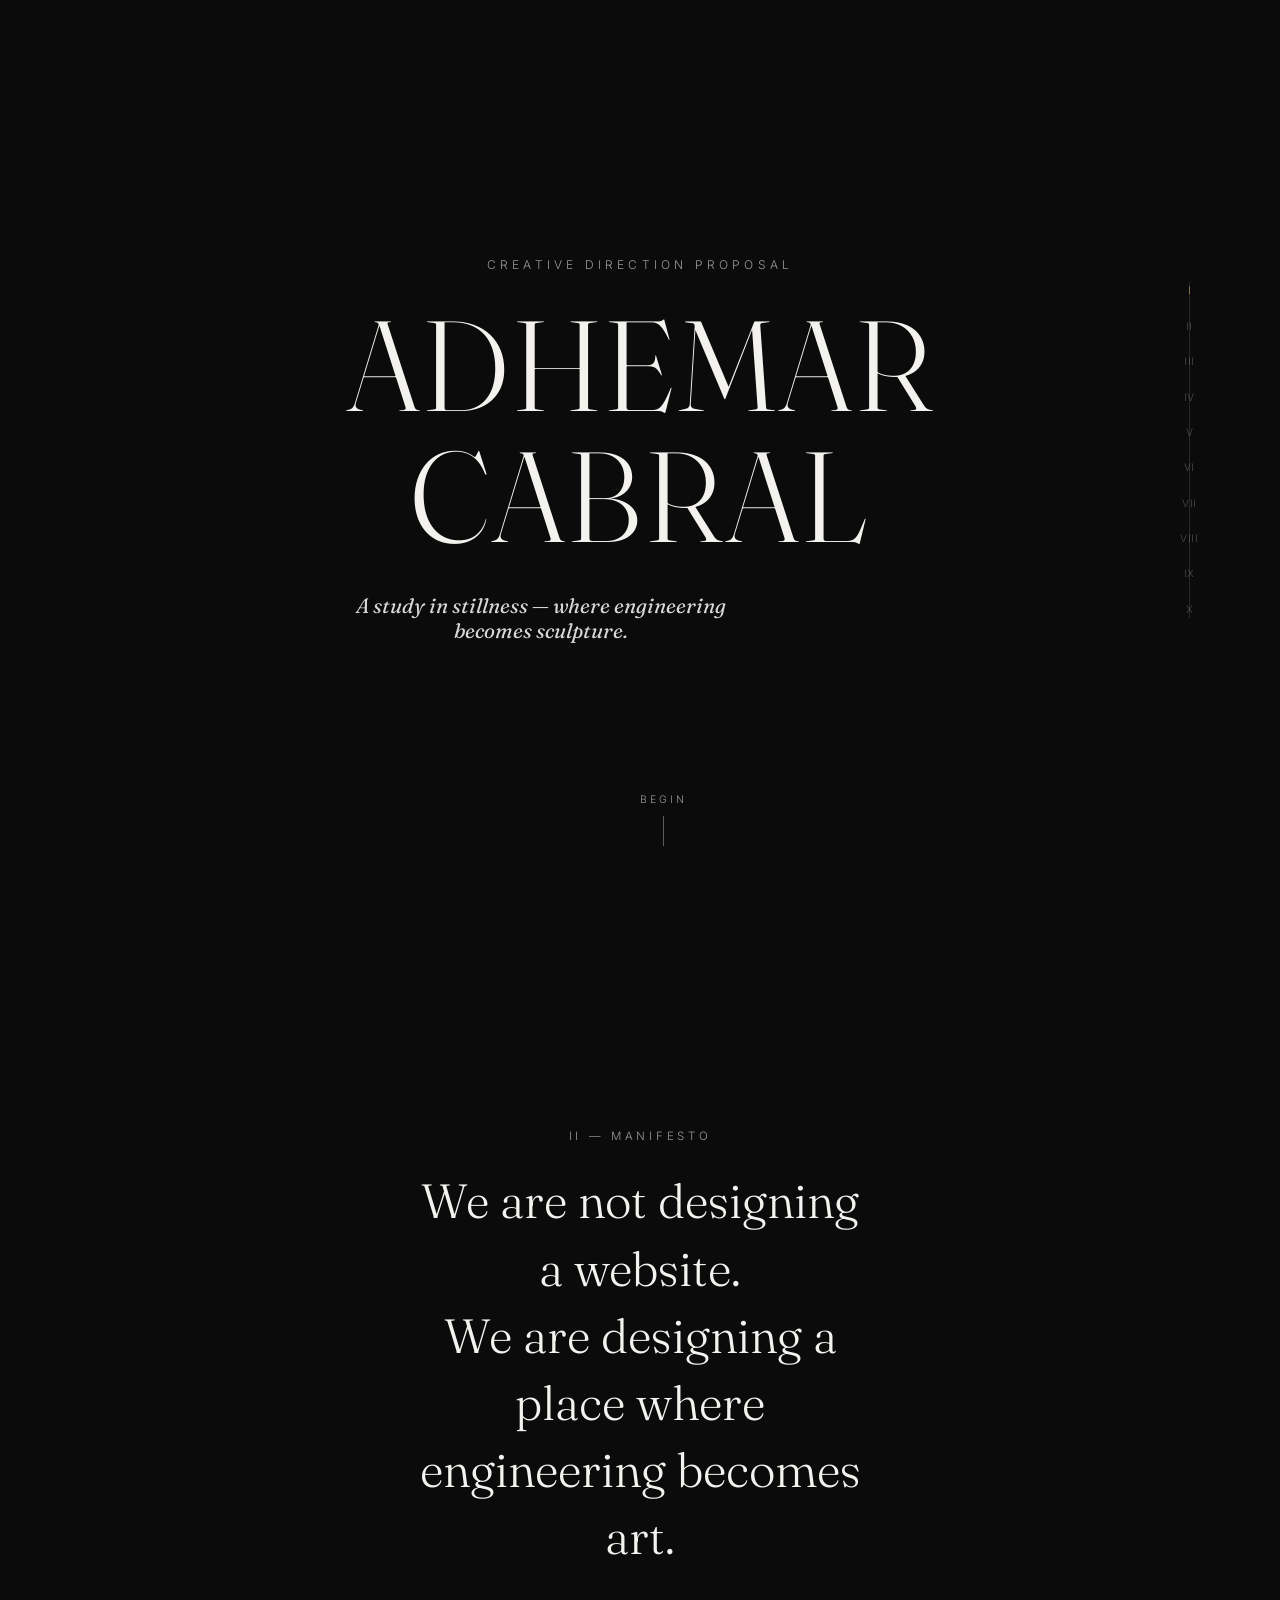
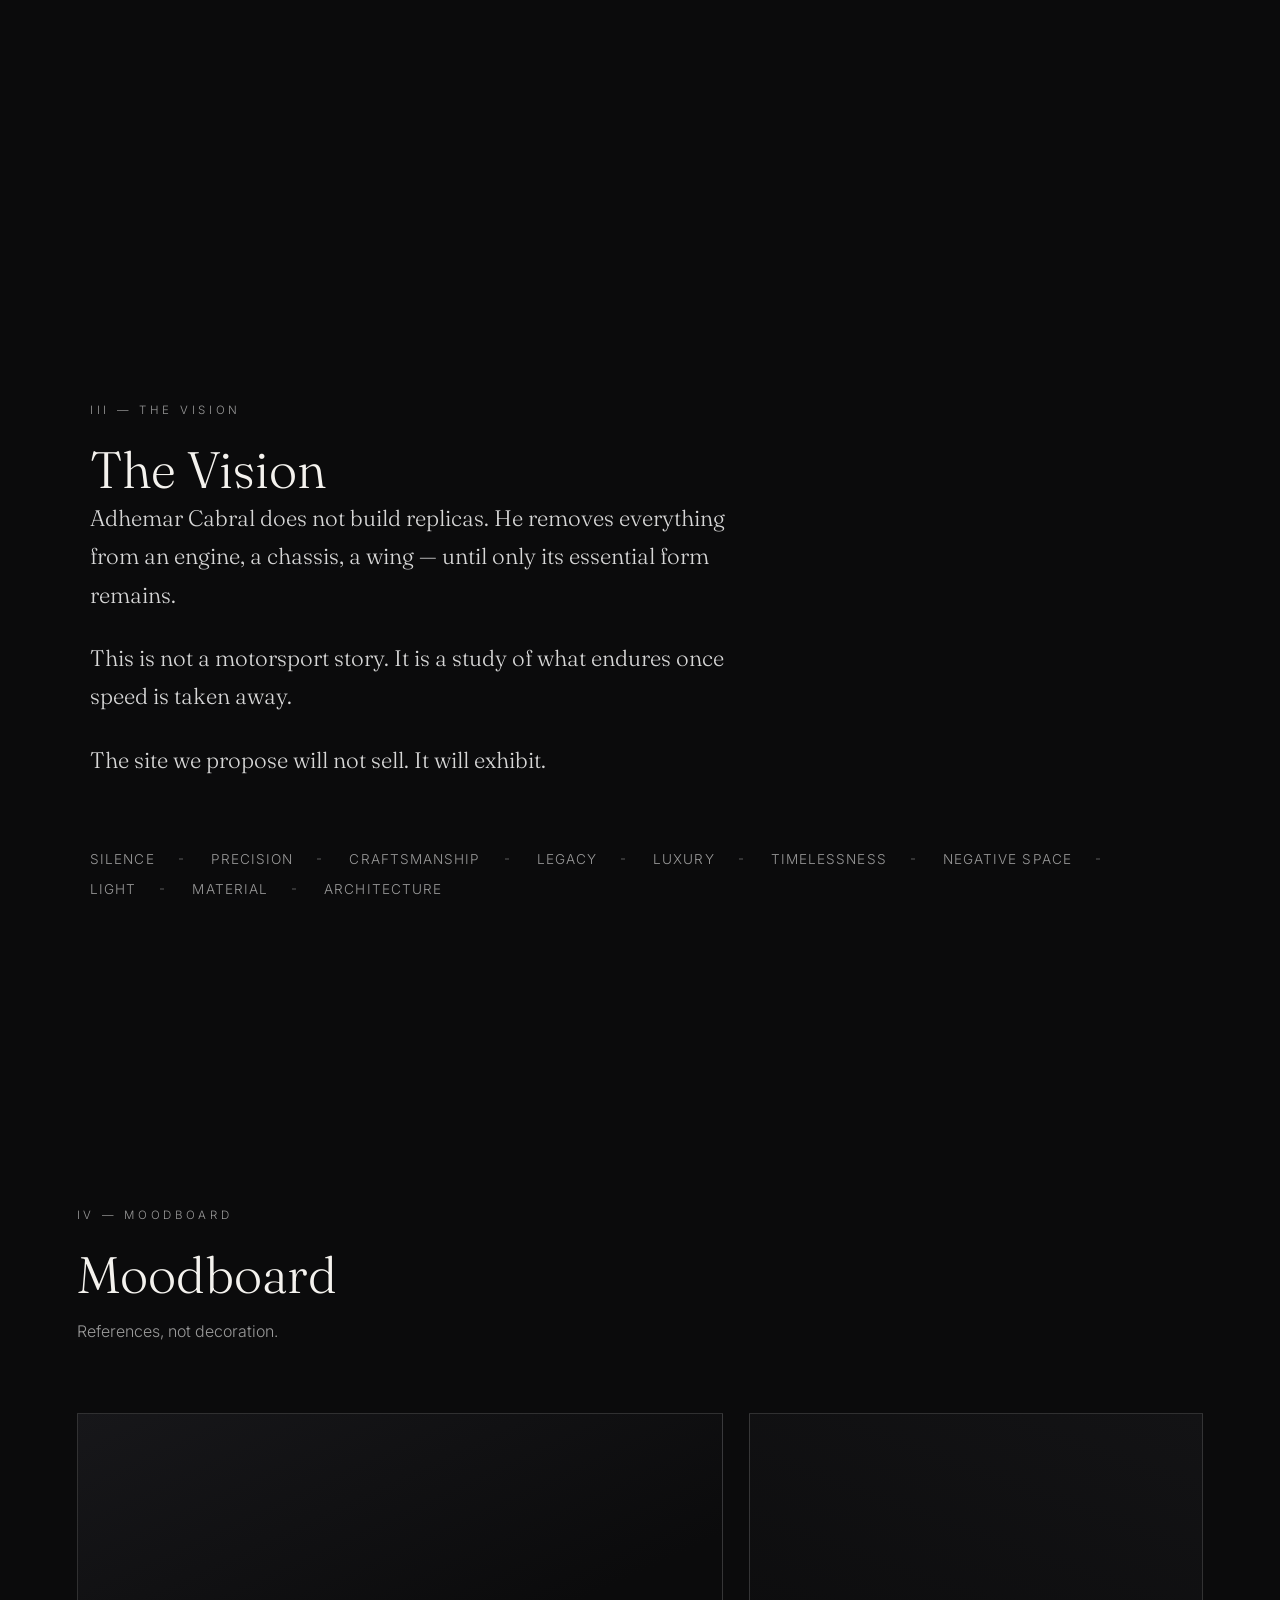
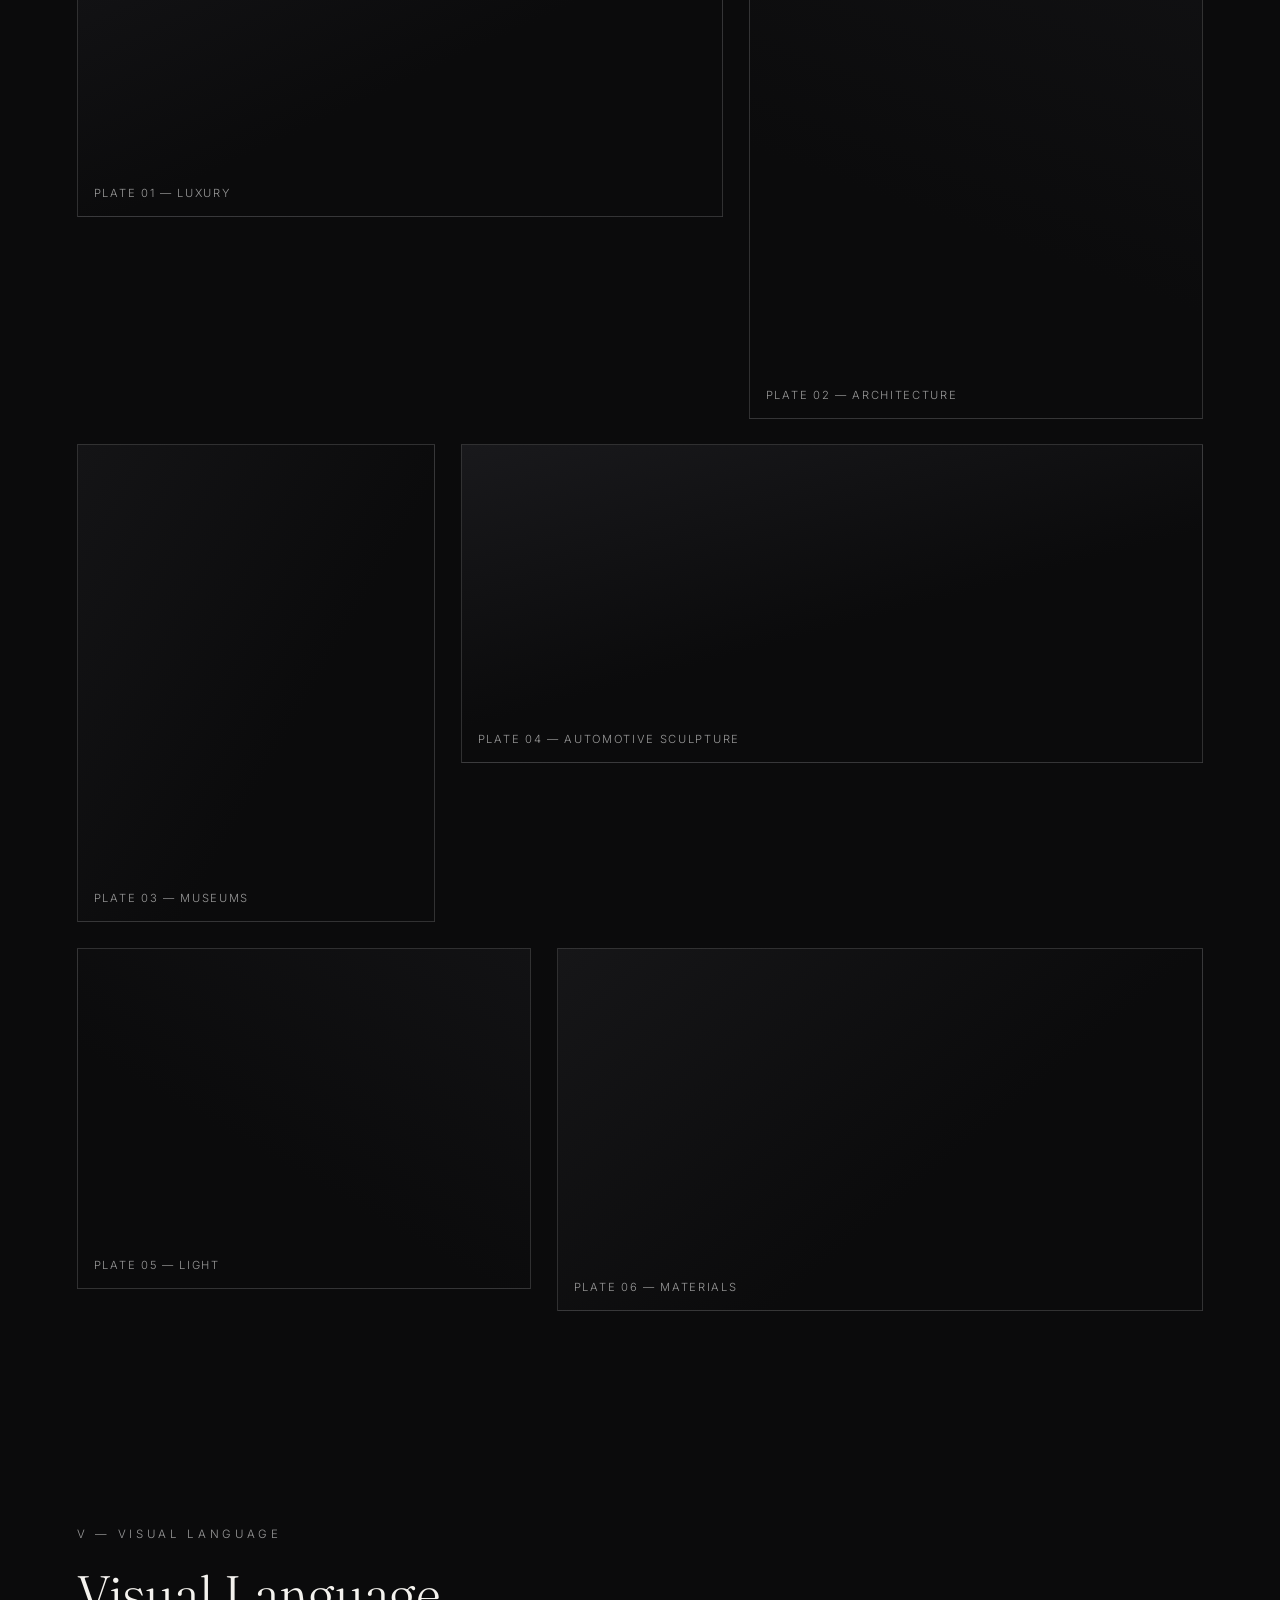
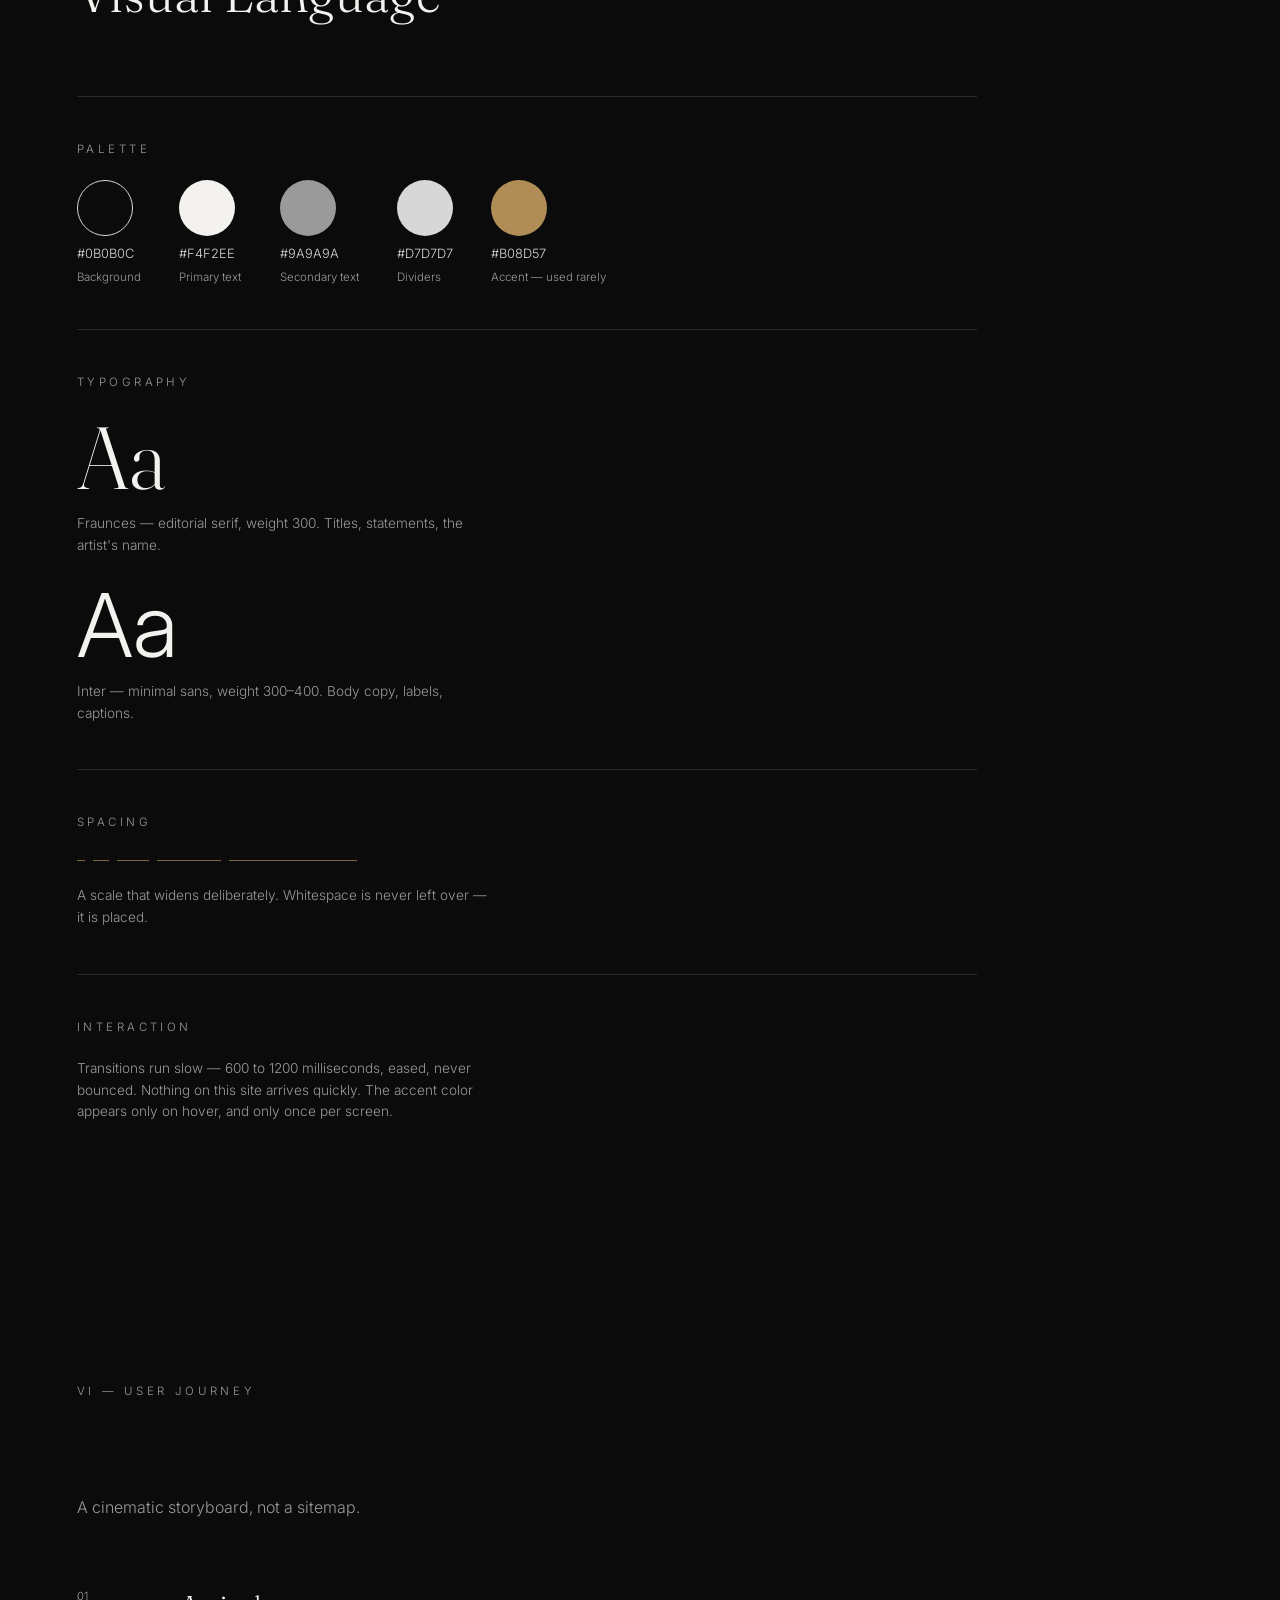
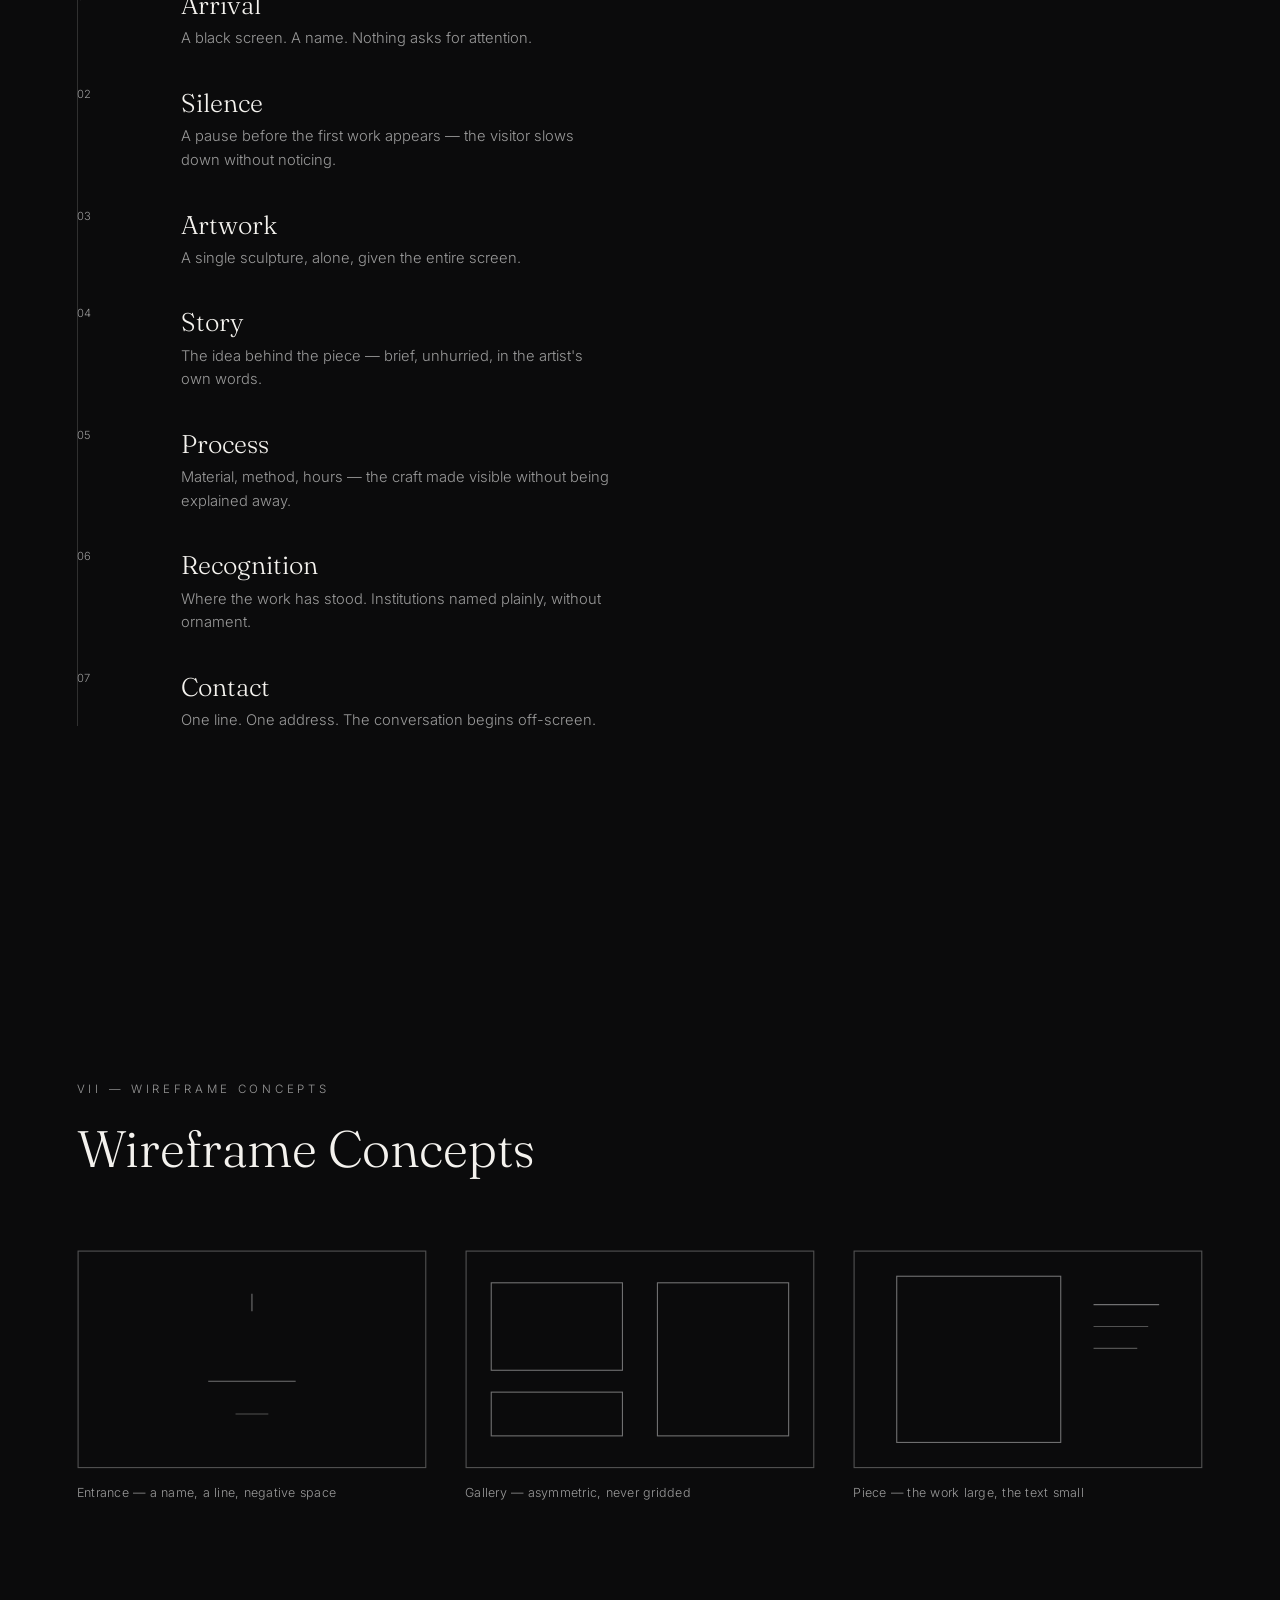
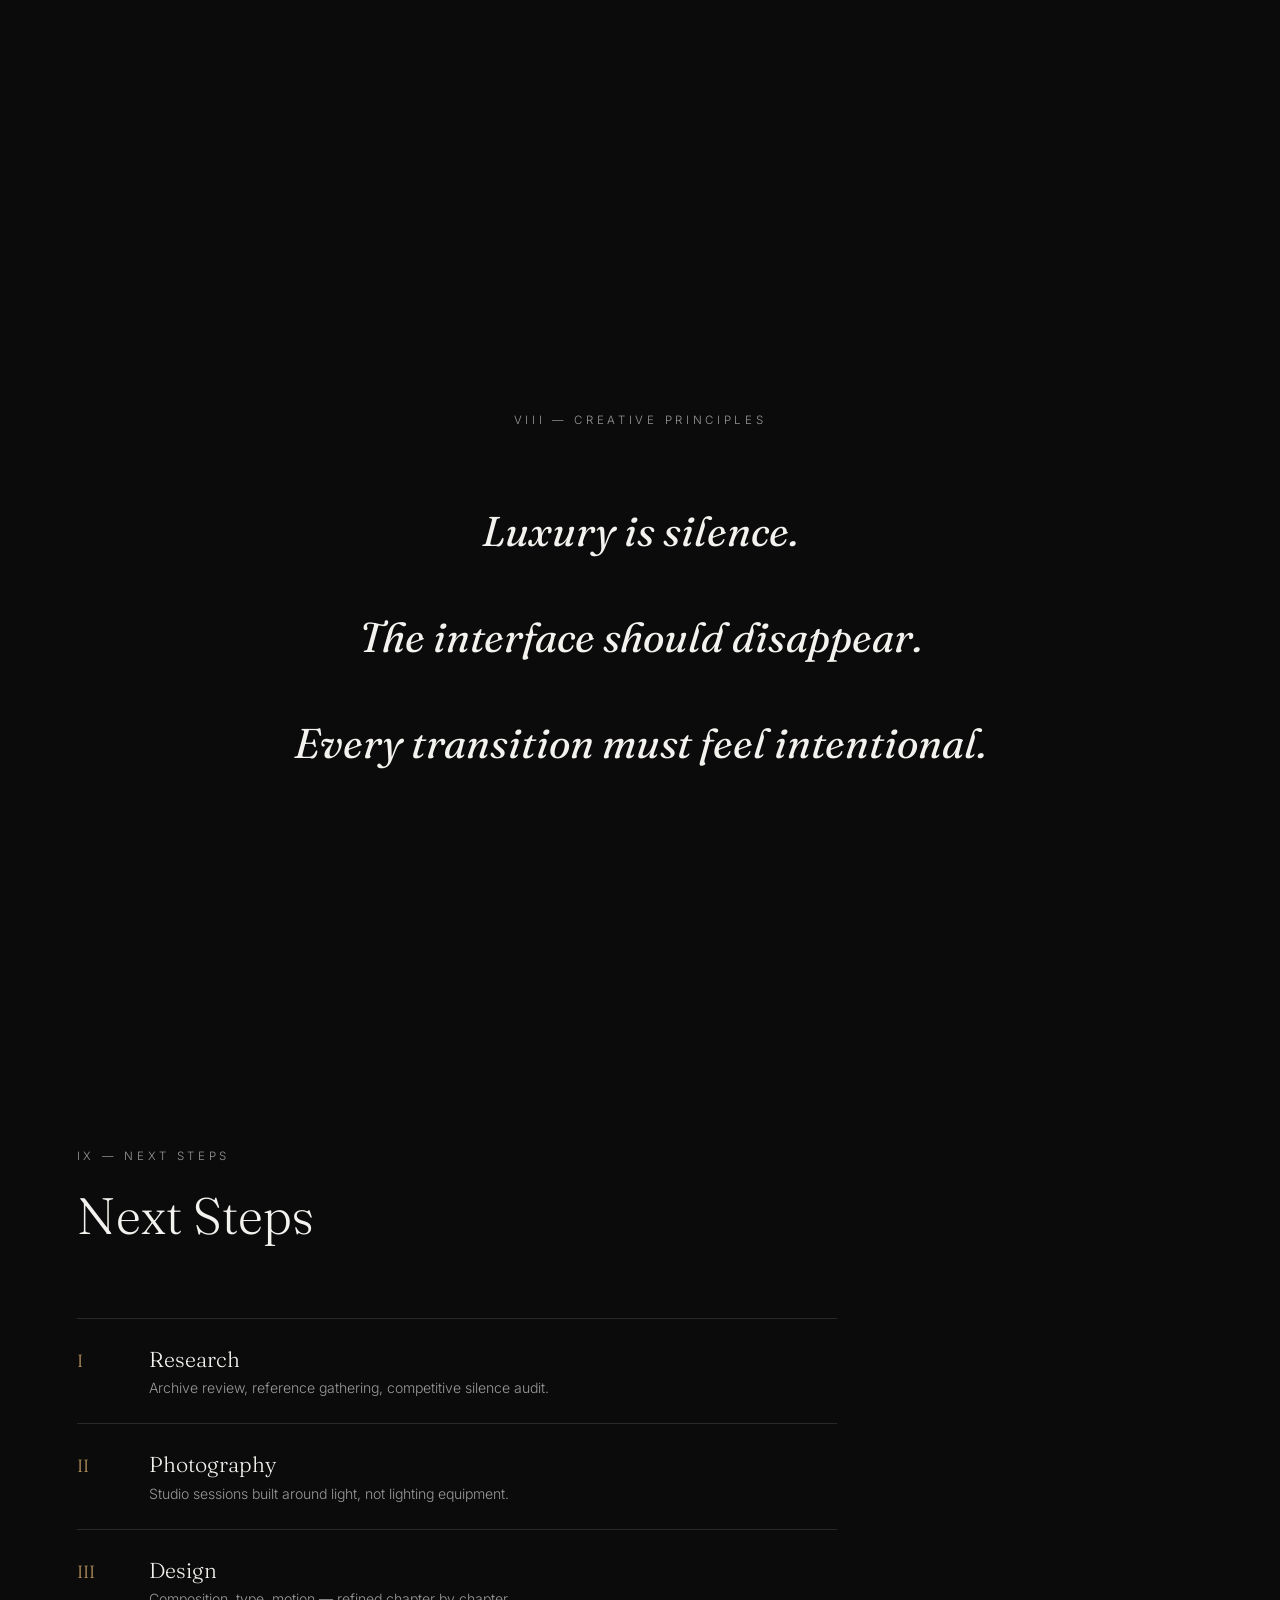
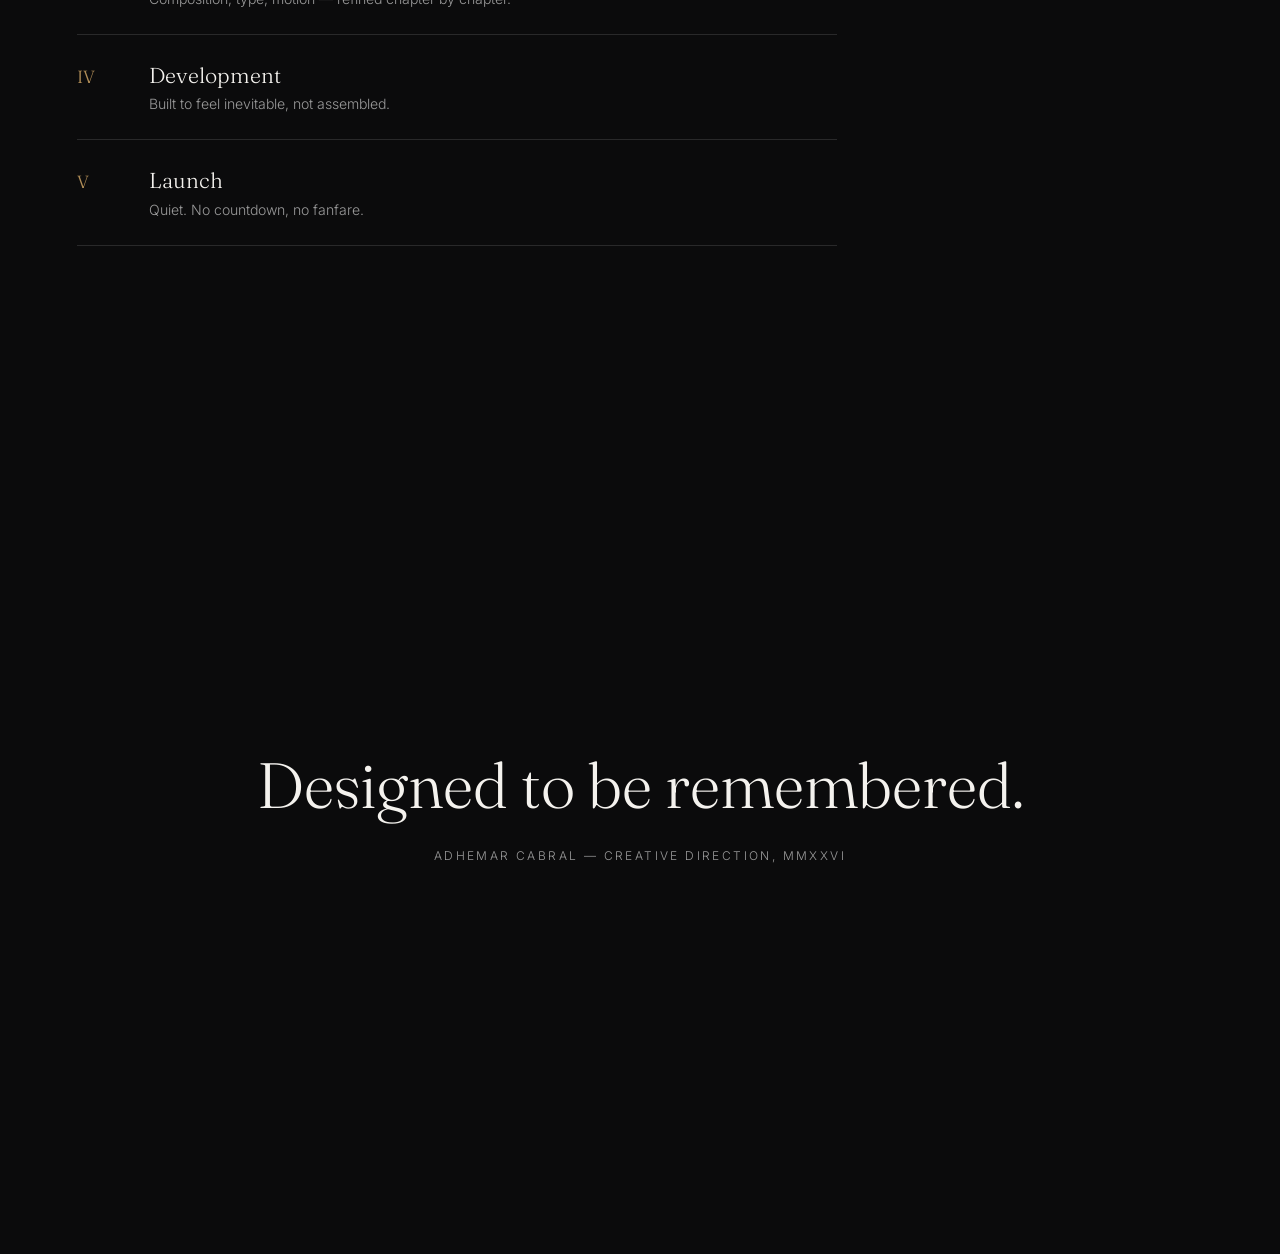
<file: adhemar-cabral-concept-book/adhemar-cabral-concept-book/index.html>
<!DOCTYPE html>
<html lang="en">
<head>
<meta charset="UTF-8" />
<meta name="viewport" content="width=device-width, initial-scale=1.0" />
<title>Adhemar Cabral — Creative Direction Proposal</title>
<meta name="description" content="A digital concept book presenting the creative direction for Adhemar Cabral — where engineering becomes sculpture." />

<link rel="preconnect" href="https://fonts.googleapis.com">
<link rel="preconnect" href="https://fonts.gstatic.com" crossorigin>
<link href="https://fonts.googleapis.com/css2?family=Fraunces:ital,opsz,wght@0,9..144,300;0,9..144,400;1,9..144,400&family=Inter:wght@300;400;500&display=swap" rel="stylesheet">

<link rel="stylesheet" href="css/style.css">
</head>
<body>

<!-- ============================================
     PRELOADER
     ============================================ -->
<div class="preloader" id="preloader" aria-hidden="true">
  <span class="preloader__mark">A. CABRAL</span>
</div>

<!-- ============================================
     CHAPTER RAIL — wayfinding element
     Doubles as the book's spine and the gallery's
     room index. Desktop only; a top progress line
     replaces it on small screens.
     ============================================ -->
<nav class="rail" aria-label="Chapters">
  <div class="rail__track" aria-hidden="true"></div>
  <ol class="rail__list">
    <li><a href="#ch-01" data-chapter="0"><span class="rail__num">I</span></a></li>
    <li><a href="#ch-02" data-chapter="1"><span class="rail__num">II</span></a></li>
    <li><a href="#ch-03" data-chapter="2"><span class="rail__num">III</span></a></li>
    <li><a href="#ch-04" data-chapter="3"><span class="rail__num">IV</span></a></li>
    <li><a href="#ch-05" data-chapter="4"><span class="rail__num">V</span></a></li>
    <li><a href="#ch-06" data-chapter="5"><span class="rail__num">VI</span></a></li>
    <li><a href="#ch-07" data-chapter="6"><span class="rail__num">VII</span></a></li>
    <li><a href="#ch-08" data-chapter="7"><span class="rail__num">VIII</span></a></li>
    <li><a href="#ch-09" data-chapter="8"><span class="rail__num">IX</span></a></li>
    <li><a href="#ch-10" data-chapter="9"><span class="rail__num">X</span></a></li>
  </ol>
</nav>

<div class="progress" aria-hidden="true"><div class="progress__fill" id="progressFill"></div></div>

<main>

  <!-- ============================================
       I — OPENING
       ============================================ -->
  <section class="chapter chapter--cover" id="ch-01" data-chapter-index="0">
    <div class="cover">
      <p class="reveal cover__eyebrow" style="--d:0">Creative direction proposal</p>
      <h1 class="reveal cover__name" style="--d:1">Adhemar<br>Cabral</h1>
      <p class="reveal cover__line" style="--d:2">A study in stillness — where engineering becomes sculpture.</p>
    </div>
    <div class="scroll-cue reveal" style="--d:3" aria-hidden="true">
      <span>begin</span>
      <div class="scroll-cue__line"></div>
    </div>
  </section>

  <!-- ============================================
       II — MANIFESTO
       ============================================ -->
  <section class="chapter chapter--manifesto" id="ch-02" data-chapter-index="1">
    <p class="eyebrow reveal-io" data-io>II — Manifesto</p>
    <p class="manifesto reveal-io" data-io>
      We are not designing a website.<br>
      We are designing a place where<br>
      engineering becomes art.
    </p>
  </section>

  <!-- ============================================
       III — THE VISION
       ============================================ -->
  <section class="chapter chapter--vision" id="ch-03" data-chapter-index="2">
    <div class="vision">
      <div class="vision__head">
        <p class="eyebrow reveal-io" data-io>III — The Vision</p>
        <h2 class="heading reveal-io" data-io>The Vision</h2>
      </div>
      <div class="vision__body">
        <p class="reveal-io" data-io>Adhemar Cabral does not build replicas. He removes everything from an engine, a chassis, a wing — until only its essential form remains.</p>
        <p class="reveal-io" data-io>This is not a motorsport story. It is a study of what endures once speed is taken away.</p>
        <p class="reveal-io" data-io>The site we propose will not sell. It will exhibit.</p>
      </div>
      <ul class="vision__words reveal-io" data-io>
        <li>Silence</li>
        <li>Precision</li>
        <li>Craftsmanship</li>
        <li>Legacy</li>
        <li>Luxury</li>
        <li>Timelessness</li>
        <li>Negative space</li>
        <li>Light</li>
        <li>Material</li>
        <li>Architecture</li>
      </ul>
    </div>
  </section>

  <!-- ============================================
       IV — MOODBOARD
       ============================================ -->
  <section class="chapter chapter--moodboard" id="ch-04" data-chapter-index="3">
    <div class="section-head">
      <p class="eyebrow reveal-io" data-io>IV — Moodboard</p>
      <h2 class="heading reveal-io" data-io>Moodboard</h2>
      <p class="section-sub reveal-io" data-io>References, not decoration.</p>
    </div>
    <div class="moodboard">
      <figure class="plate plate--a reveal-io" data-io><figcaption>Plate 01 — Luxury</figcaption></figure>
      <figure class="plate plate--b reveal-io" data-io><figcaption>Plate 02 — Architecture</figcaption></figure>
      <figure class="plate plate--c reveal-io" data-io><figcaption>Plate 03 — Museums</figcaption></figure>
      <figure class="plate plate--d reveal-io" data-io><figcaption>Plate 04 — Automotive sculpture</figcaption></figure>
      <figure class="plate plate--e reveal-io" data-io><figcaption>Plate 05 — Light</figcaption></figure>
      <figure class="plate plate--f reveal-io" data-io><figcaption>Plate 06 — Materials</figcaption></figure>
    </div>
  </section>

  <!-- ============================================
       V — VISUAL LANGUAGE
       ============================================ -->
  <section class="chapter chapter--language" id="ch-05" data-chapter-index="4">
    <div class="section-head">
      <p class="eyebrow reveal-io" data-io>V — Visual Language</p>
      <h2 class="heading reveal-io" data-io>Visual Language</h2>
    </div>

    <div class="language-block reveal-io" data-io>
      <p class="language-block__label">Palette</p>
      <div class="swatches">
        <div class="swatch"><span class="swatch__chip" style="background:#0B0B0C;border:1px solid var(--gray-light)"></span><span class="swatch__hex">#0B0B0C</span><span class="swatch__name">Background</span></div>
        <div class="swatch"><span class="swatch__chip" style="background:#F4F2EE"></span><span class="swatch__hex">#F4F2EE</span><span class="swatch__name">Primary text</span></div>
        <div class="swatch"><span class="swatch__chip" style="background:#9A9A9A"></span><span class="swatch__hex">#9A9A9A</span><span class="swatch__name">Secondary text</span></div>
        <div class="swatch"><span class="swatch__chip" style="background:#D7D7D7"></span><span class="swatch__hex">#D7D7D7</span><span class="swatch__name">Dividers</span></div>
        <div class="swatch"><span class="swatch__chip" style="background:#B08D57"></span><span class="swatch__hex">#B08D57</span><span class="swatch__name">Accent — used rarely</span></div>
      </div>
    </div>

    <div class="language-block reveal-io" data-io>
      <p class="language-block__label">Typography</p>
      <p class="specimen specimen--serif">Aa</p>
      <p class="specimen-caption">Fraunces — editorial serif, weight 300. Titles, statements, the artist's name.</p>
      <p class="specimen specimen--sans">Aa</p>
      <p class="specimen-caption">Inter — minimal sans, weight 300–400. Body copy, labels, captions.</p>
    </div>

    <div class="language-block reveal-io" data-io>
      <p class="language-block__label">Spacing</p>
      <div class="spacing-scale">
        <div class="spacing-bar" style="width:8px"></div>
        <div class="spacing-bar" style="width:16px"></div>
        <div class="spacing-bar" style="width:32px"></div>
        <div class="spacing-bar" style="width:64px"></div>
        <div class="spacing-bar" style="width:128px"></div>
      </div>
      <p class="specimen-caption">A scale that widens deliberately. Whitespace is never left over — it is placed.</p>
    </div>

    <div class="language-block reveal-io" data-io>
      <p class="language-block__label">Interaction</p>
      <p class="specimen-caption">Transitions run slow — 600 to 1200 milliseconds, eased, never bounced. Nothing on this site arrives quickly. The accent color appears only on hover, and only once per screen.</p>
    </div>
  </section>

  <!-- ============================================
       VI — USER JOURNEY
       ============================================ -->
  <section class="chapter chapter--journey" id="ch-06" data-chapter-index="5">
    <div class="section-head">
      <p class="eyebrow reveal-io" data-io>VI — User Journey</p>
      <h2 class="heading reveal-io" data-io>User Journey</h2>
      <p class="section-sub reveal-io" data-io>A cinematic storyboard, not a sitemap.</p>
    </div>
    <ol class="journey">
      <li class="journey__step reveal-io" data-io><span class="journey__mark">01</span><span class="journey__title">Arrival</span><span class="journey__desc">A black screen. A name. Nothing asks for attention.</span></li>
      <li class="journey__step reveal-io" data-io><span class="journey__mark">02</span><span class="journey__title">Silence</span><span class="journey__desc">A pause before the first work appears — the visitor slows down without noticing.</span></li>
      <li class="journey__step reveal-io" data-io><span class="journey__mark">03</span><span class="journey__title">Artwork</span><span class="journey__desc">A single sculpture, alone, given the entire screen.</span></li>
      <li class="journey__step reveal-io" data-io><span class="journey__mark">04</span><span class="journey__title">Story</span><span class="journey__desc">The idea behind the piece — brief, unhurried, in the artist's own words.</span></li>
      <li class="journey__step reveal-io" data-io><span class="journey__mark">05</span><span class="journey__title">Process</span><span class="journey__desc">Material, method, hours — the craft made visible without being explained away.</span></li>
      <li class="journey__step reveal-io" data-io><span class="journey__mark">06</span><span class="journey__title">Recognition</span><span class="journey__desc">Where the work has stood. Institutions named plainly, without ornament.</span></li>
      <li class="journey__step reveal-io" data-io><span class="journey__mark">07</span><span class="journey__title">Contact</span><span class="journey__desc">One line. One address. The conversation begins off-screen.</span></li>
    </ol>
  </section>

  <!-- ============================================
       VII — WIREFRAME CONCEPTS
       ============================================ -->
  <section class="chapter chapter--wireframes" id="ch-07" data-chapter-index="6">
    <div class="section-head">
      <p class="eyebrow reveal-io" data-io>VII — Wireframe Concepts</p>
      <h2 class="heading reveal-io" data-io>Wireframe Concepts</h2>
    </div>
    <div class="wireframes">
      <figure class="wireframe reveal-io" data-io>
        <svg viewBox="0 0 320 200" class="wireframe__svg" aria-hidden="true">
          <rect x="1" y="1" width="318" height="198" fill="none" stroke="#D7D7D7" stroke-opacity="0.35" stroke-width="1"/>
          <line x1="160" y1="40" x2="160" y2="56" stroke="#D7D7D7" stroke-opacity="0.5"/>
          <line x1="120" y1="120" x2="200" y2="120" stroke="#D7D7D7" stroke-opacity="0.5"/>
          <line x1="145" y1="150" x2="175" y2="150" stroke="#D7D7D7" stroke-opacity="0.35"/>
        </svg>
        <figcaption>Entrance — a name, a line, negative space</figcaption>
      </figure>
      <figure class="wireframe reveal-io" data-io>
        <svg viewBox="0 0 320 200" class="wireframe__svg" aria-hidden="true">
          <rect x="1" y="1" width="318" height="198" fill="none" stroke="#D7D7D7" stroke-opacity="0.35" stroke-width="1"/>
          <rect x="24" y="30" width="120" height="80" fill="none" stroke="#D7D7D7" stroke-opacity="0.5"/>
          <rect x="176" y="30" width="120" height="140" fill="none" stroke="#D7D7D7" stroke-opacity="0.5"/>
          <rect x="24" y="130" width="120" height="40" fill="none" stroke="#D7D7D7" stroke-opacity="0.5"/>
        </svg>
        <figcaption>Gallery — asymmetric, never gridded</figcaption>
      </figure>
      <figure class="wireframe reveal-io" data-io>
        <svg viewBox="0 0 320 200" class="wireframe__svg" aria-hidden="true">
          <rect x="1" y="1" width="318" height="198" fill="none" stroke="#D7D7D7" stroke-opacity="0.35" stroke-width="1"/>
          <rect x="40" y="24" width="150" height="152" fill="none" stroke="#D7D7D7" stroke-opacity="0.5"/>
          <line x1="220" y1="50" x2="280" y2="50" stroke="#D7D7D7" stroke-opacity="0.5"/>
          <line x1="220" y1="70" x2="270" y2="70" stroke="#D7D7D7" stroke-opacity="0.35"/>
          <line x1="220" y1="90" x2="260" y2="90" stroke="#D7D7D7" stroke-opacity="0.35"/>
        </svg>
        <figcaption>Piece — the work large, the text small</figcaption>
      </figure>
    </div>
  </section>

  <!-- ============================================
       VIII — CREATIVE PRINCIPLES
       ============================================ -->
  <section class="chapter chapter--principles" id="ch-08" data-chapter-index="7">
    <p class="eyebrow reveal-io" data-io>VIII — Creative Principles</p>
    <p class="principle reveal-io" data-io>Luxury is silence.</p>
    <p class="principle reveal-io" data-io>The interface should disappear.</p>
    <p class="principle reveal-io" data-io>Every transition must feel intentional.</p>
  </section>

  <!-- ============================================
       IX — NEXT STEPS
       ============================================ -->
  <section class="chapter chapter--steps" id="ch-09" data-chapter-index="8">
    <div class="section-head">
      <p class="eyebrow reveal-io" data-io>IX — Next Steps</p>
      <h2 class="heading reveal-io" data-io>Next Steps</h2>
    </div>
    <ol class="timeline">
      <li class="timeline__step reveal-io" data-io><span class="timeline__num">I</span><span class="timeline__title">Research</span><span class="timeline__desc">Archive review, reference gathering, competitive silence audit.</span></li>
      <li class="timeline__step reveal-io" data-io><span class="timeline__num">II</span><span class="timeline__title">Photography</span><span class="timeline__desc">Studio sessions built around light, not lighting equipment.</span></li>
      <li class="timeline__step reveal-io" data-io><span class="timeline__num">III</span><span class="timeline__title">Design</span><span class="timeline__desc">Composition, type, motion — refined chapter by chapter.</span></li>
      <li class="timeline__step reveal-io" data-io><span class="timeline__num">IV</span><span class="timeline__title">Development</span><span class="timeline__desc">Built to feel inevitable, not assembled.</span></li>
      <li class="timeline__step reveal-io" data-io><span class="timeline__num">V</span><span class="timeline__title">Launch</span><span class="timeline__desc">Quiet. No countdown, no fanfare.</span></li>
    </ol>
  </section>

  <!-- ============================================
       X — CLOSING
       ============================================ -->
  <section class="chapter chapter--closing" id="ch-10" data-chapter-index="9">
    <p class="closing reveal-io" data-io>Designed to be remembered.</p>
    <p class="closing__sign reveal-io" data-io>Adhemar Cabral — Creative Direction, MMXXVI</p>
  </section>

</main>

<script src="js/main.js"></script>
</body>
</html>
</file>
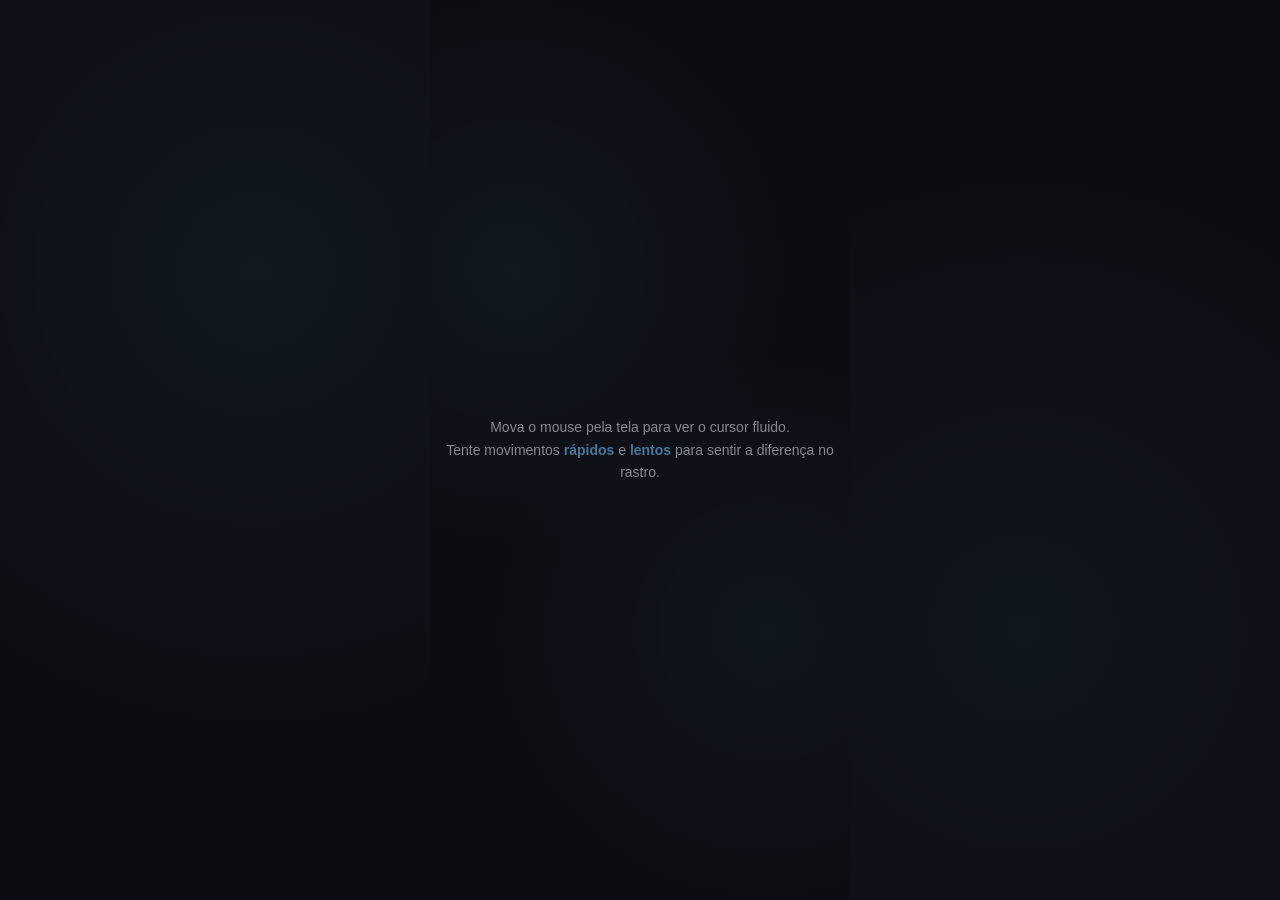
<file: cursor-preview.html>
<!DOCTYPE html>
<html lang="pt-br">
<head>
<meta charset="UTF-8">
<title>Prévia — Cursor Fluido</title>
<style>
  html, body {
    margin: 0;
    height: 100%;
    background: #0b0d12;
    background-image:
      radial-gradient(circle at 20% 30%, rgba(124,200,255,0.06), transparent 40%),
      radial-gradient(circle at 80% 70%, rgba(124,200,255,0.05), transparent 40%);
    color: #e8eaf0;
    font-family: -apple-system, BlinkMacSystemFont, "Segoe UI", sans-serif;
    display: flex;
    align-items: center;
    justify-content: center;
    text-align: center;
    overflow: hidden;
  }
  .hint {
    max-width: 420px;
    opacity: 0.55;
    font-size: 14px;
    line-height: 1.6;
  }
  .hint b { color: #7cc8ff; font-weight: 600; }
</style>
</head>
<body>
  <div class="hint">
    Mova o mouse pela tela para ver o cursor fluido.<br>
    Tente movimentos <b>rápidos</b> e <b>lentos</b> para sentir a diferença no rastro.
  </div>

  <script src="fluid-cursor.js" defer></script>
</body>
</html>
</file>
<file: adhemar-cabral-concept-book/adhemar-cabral-concept-book/css/style.css>
/* ================================================================
   ADHEMAR CABRAL — CREATIVE DIRECTION PROPOSAL
   A digital concept book. Vanilla CSS, no framework.
   ================================================================ */

:root {
  --black: #0B0B0C;
  --white: #F4F2EE;
  --gray-mid: #9A9A9A;
  --gray-light: #D7D7D7;
  --gold: #B08D57;

  --serif: 'Fraunces', 'Georgia', serif;
  --sans: 'Inter', -apple-system, BlinkMacSystemFont, 'Segoe UI', sans-serif;

  --edge: clamp(1.5rem, 6vw, 6rem);
  --ease: cubic-bezier(0.22, 1, 0.36, 1);
}

/* ---------------------------------------------------------------
   Reset
   --------------------------------------------------------------- */

* {
  box-sizing: border-box;
}

html {
  scroll-behavior: smooth;
}

body {
  margin: 0;
  background: var(--black);
  color: var(--white);
  font-family: var(--sans);
  font-weight: 300;
  -webkit-font-smoothing: antialiased;
  -moz-osx-font-smoothing: grayscale;
}

ol, ul {
  list-style: none;
  margin: 0;
  padding: 0;
}

p {
  margin: 0;
}

*:focus-visible {
  outline: 1px solid var(--gold);
  outline-offset: 4px;
}

/* ---------------------------------------------------------------
   Preloader — the book's cover closing before it opens
   --------------------------------------------------------------- */

.preloader {
  position: fixed;
  inset: 0;
  z-index: 100;
  background: var(--black);
  display: flex;
  align-items: center;
  justify-content: center;
  transition: opacity 1.1s var(--ease), visibility 1.1s var(--ease);
}

.preloader__mark {
  font-family: var(--sans);
  font-size: 0.75rem;
  letter-spacing: 0.4em;
  color: var(--gray-mid);
  opacity: 0;
  animation: mark-in 1.2s var(--ease) forwards;
  animation-delay: 0.2s;
}

@keyframes mark-in {
  to { opacity: 1; }
}

.preloader.is-hidden {
  opacity: 0;
  visibility: hidden;
  pointer-events: none;
}

/* ---------------------------------------------------------------
   Chapter rail — the spine of the book / the gallery directory
   --------------------------------------------------------------- */

.rail {
  position: fixed;
  right: var(--edge);
  top: 50%;
  transform: translateY(-50%);
  z-index: 20;
}

.rail__track {
  position: absolute;
  left: 50%;
  top: 0;
  bottom: 0;
  width: 1px;
  background: var(--gray-light);
  opacity: 0.15;
}

.rail__list {
  position: relative;
  display: flex;
  flex-direction: column;
  gap: 1.1rem;
}

.rail__list a {
  display: block;
  text-decoration: none;
  text-align: center;
  padding: 0.15rem 0.3rem;
}

.rail__num {
  display: block;
  font-family: var(--sans);
  font-size: 0.65rem;
  letter-spacing: 0.05em;
  color: var(--gray-mid);
  opacity: 0.45;
  transition: opacity 0.5s var(--ease), color 0.5s var(--ease);
}

.rail__list a:hover .rail__num,
.rail__list a:focus-visible .rail__num {
  opacity: 1;
  color: var(--gold);
}

.rail__list a.is-active .rail__num {
  opacity: 1;
  color: var(--gold);
}

/* ---------------------------------------------------------------
   Top progress line — mobile substitute for the rail
   --------------------------------------------------------------- */

.progress {
  position: fixed;
  top: 0;
  left: 0;
  width: 100%;
  height: 1px;
  background: rgba(215, 215, 215, 0.12);
  z-index: 30;
}

.progress__fill {
  height: 100%;
  width: 0%;
  background: var(--gold);
  transition: width 0.1s linear;
}

/* ---------------------------------------------------------------
   Chapter — shared frame
   --------------------------------------------------------------- */

.chapter {
  min-height: 100vh;
  min-height: 100dvh;
  padding: 12vh var(--edge);
  display: flex;
  flex-direction: column;
  justify-content: center;
  position: relative;
}

.eyebrow {
  font-family: var(--sans);
  font-size: 0.72rem;
  letter-spacing: 0.32em;
  text-transform: uppercase;
  color: var(--gray-mid);
  margin-bottom: 1.5rem;
}

.heading {
  font-family: var(--serif);
  font-weight: 300;
  font-size: clamp(2rem, 4.5vw, 3.2rem);
  line-height: 1.15;
  color: var(--white);
  margin: 0;
}

.section-head {
  max-width: 900px;
  margin-bottom: clamp(3rem, 8vh, 6rem);
}

.section-sub {
  margin-top: 1rem;
  font-size: 1rem;
  color: var(--gray-mid);
}

/* ---------------------------------------------------------------
   Scroll-triggered reveal (IntersectionObserver adds .is-visible)
   --------------------------------------------------------------- */

.reveal-io {
  opacity: 0;
  transform: translateY(20px);
  transition: opacity 1.1s var(--ease), transform 1.1s var(--ease);
}

.reveal-io.is-visible {
  opacity: 1;
  transform: translateY(0);
}

/* Staggered children within a revealed group */
.vision__body p:nth-child(1) { transition-delay: 0.05s; }
.vision__body p:nth-child(2) { transition-delay: 0.2s; }
.vision__body p:nth-child(3) { transition-delay: 0.35s; }

/* ---------------------------------------------------------------
   Load-time reveal (used only on the opening cover)
   --------------------------------------------------------------- */

.reveal {
  opacity: 0;
  transform: translateY(16px);
  animation: reveal-in 1.2s var(--ease) forwards;
  animation-delay: calc(var(--d) * 0.3s + 0.4s);
}

@keyframes reveal-in {
  to { opacity: 1; transform: translateY(0); }
}

/* ================================================================
   I — COVER
   ================================================================ */

.chapter--cover {
  align-items: center;
  text-align: center;
}

.cover__eyebrow {
  font-size: 0.75rem;
  letter-spacing: 0.35em;
  text-transform: uppercase;
  color: var(--gray-mid);
  margin-bottom: 1.75rem;
}

.cover__name {
  font-family: var(--serif);
  font-weight: 300;
  font-size: clamp(3rem, 11vw, 8rem);
  line-height: 1.02;
  letter-spacing: 0.02em;
  text-transform: uppercase;
  margin: 0;
}

.cover__line {
  margin-top: 2rem;
  font-family: var(--serif);
  font-style: italic;
  font-weight: 400;
  font-size: clamp(1rem, 2vw, 1.3rem);
  color: var(--gray-light);
  max-width: 30ch;
}

.scroll-cue {
  position: absolute;
  bottom: 6vh;
  left: 50%;
  transform: translateX(-50%);
  display: flex;
  flex-direction: column;
  align-items: center;
  gap: 0.6rem;
}

.scroll-cue span {
  font-size: 0.65rem;
  letter-spacing: 0.3em;
  text-transform: uppercase;
  color: var(--gray-mid);
}

.scroll-cue__line {
  width: 1px;
  height: 30px;
  background: var(--gray-light);
  opacity: 0.4;
  animation: breathe 3.6s ease-in-out infinite;
  animation-delay: 2s;
}

@keyframes breathe {
  0%, 100% { opacity: 0.15; height: 22px; }
  50% { opacity: 0.55; height: 34px; }
}

/* ================================================================
   II — MANIFESTO
   ================================================================ */

.chapter--manifesto {
  align-items: center;
  text-align: center;
}

.manifesto {
  font-family: var(--serif);
  font-weight: 300;
  font-size: clamp(1.6rem, 4.5vw, 3rem);
  line-height: 1.4;
  color: var(--white);
  max-width: 16ch;
}

/* ================================================================
   III — THE VISION
   ================================================================ */

.chapter--vision {
  align-items: flex-start;
}

.vision {
  width: 100%;
  max-width: 1100px;
  margin: 0 auto;
}

.vision__body {
  max-width: 640px;
  display: flex;
  flex-direction: column;
  gap: 1.6rem;
  margin-bottom: clamp(3rem, 8vh, 5rem);
}

.vision__body p {
  font-family: var(--serif);
  font-size: clamp(1.1rem, 2.2vw, 1.4rem);
  line-height: 1.7;
  color: var(--gray-light);
}

.vision__words {
  display: flex;
  flex-wrap: wrap;
  column-gap: 1.75rem;
  row-gap: 0.9rem;
}

.vision__words li {
  font-size: 0.85rem;
  letter-spacing: 0.08em;
  text-transform: uppercase;
  color: var(--gray-mid);
  position: relative;
  padding-right: 1.75rem;
}

.vision__words li::after {
  content: '';
  position: absolute;
  right: 0;
  top: 50%;
  transform: translateY(-50%);
  width: 4px;
  height: 1px;
  background: var(--gray-light);
  opacity: 0.4;
}

.vision__words li:last-child::after {
  display: none;
}

/* ================================================================
   IV — MOODBOARD
   ================================================================ */

.moodboard {
  display: grid;
  grid-template-columns: repeat(12, 1fr);
  gap: clamp(1rem, 2vw, 1.75rem);
}

.plate {
  margin: 0;
  border: 1px solid rgba(215, 215, 215, 0.18);
  position: relative;
  overflow: hidden;
}

.plate figcaption {
  position: absolute;
  left: 1rem;
  bottom: 1rem;
  font-size: 0.7rem;
  letter-spacing: 0.15em;
  text-transform: uppercase;
  color: var(--gray-mid);
}

.plate--a { grid-column: 1 / 8;  aspect-ratio: 16 / 10; background: linear-gradient(155deg, #17171a, #0B0B0C 60%); }
.plate--b { grid-column: 8 / 13; aspect-ratio: 3 / 4;   background: linear-gradient(200deg, #131315, #0B0B0C 65%); }
.plate--c { grid-column: 1 / 5;  aspect-ratio: 3 / 4;   background: linear-gradient(120deg, #141416, #0B0B0C 60%); }
.plate--d { grid-column: 5 / 13; aspect-ratio: 21 / 9;  background: linear-gradient(165deg, #19191c, #0B0B0C 55%); }
.plate--e { grid-column: 1 / 6;  aspect-ratio: 4 / 3;   background: linear-gradient(210deg, #121214, #0B0B0C 60%); }
.plate--f { grid-column: 6 / 13; aspect-ratio: 16 / 9;  background: linear-gradient(140deg, #161618, #0B0B0C 60%); }

/* ================================================================
   V — VISUAL LANGUAGE
   ================================================================ */

.language-block {
  max-width: 900px;
  padding: clamp(2rem, 5vh, 3rem) 0;
  border-top: 1px solid rgba(215, 215, 215, 0.15);
}

.language-block:first-of-type {
  border-top: none;
}

.language-block__label {
  font-size: 0.72rem;
  letter-spacing: 0.3em;
  text-transform: uppercase;
  color: var(--gray-mid);
  margin-bottom: 1.5rem;
}

.swatches {
  display: flex;
  flex-wrap: wrap;
  gap: clamp(1.5rem, 3vw, 3rem);
}

.swatch {
  display: flex;
  flex-direction: column;
  gap: 0.6rem;
}

.swatch__chip {
  width: 56px;
  height: 56px;
  border-radius: 50%;
  display: block;
}

.swatch__hex {
  font-size: 0.8rem;
  color: var(--gray-light);
  font-family: var(--sans);
}

.swatch__name {
  font-size: 0.72rem;
  color: var(--gray-mid);
}

.specimen {
  font-family: var(--serif);
  font-weight: 300;
  font-size: clamp(3rem, 8vw, 5.5rem);
  line-height: 1;
  margin: 0.5rem 0 0.75rem;
  color: var(--white);
}

.specimen--sans {
  font-family: var(--sans);
}

.specimen-caption {
  font-size: 0.85rem;
  color: var(--gray-mid);
  max-width: 52ch;
  line-height: 1.6;
  margin-bottom: 1.5rem;
}

.specimen-caption:last-child {
  margin-bottom: 0;
}

.spacing-scale {
  display: flex;
  align-items: flex-end;
  gap: 0.5rem;
  height: 8px;
  margin: 1rem 0 1.5rem;
}

.spacing-bar {
  height: 1px;
  background: var(--gold);
  opacity: 0.7;
}

/* ================================================================
   VI — USER JOURNEY
   ================================================================ */

.journey {
  max-width: 760px;
  position: relative;
  padding-left: 2.5rem;
}

.journey::before {
  content: '';
  position: absolute;
  left: 0;
  top: 0.4em;
  bottom: 0.4em;
  width: 1px;
  background: rgba(215, 215, 215, 0.18);
}

.journey__step {
  display: grid;
  grid-template-columns: 2.5rem 1fr;
  gap: 0 1.5rem;
  padding-bottom: clamp(2rem, 4vh, 2.75rem);
  position: relative;
}

.journey__step:last-child {
  padding-bottom: 0;
}

.journey__mark {
  position: absolute;
  left: -2.5rem;
  font-size: 0.7rem;
  color: var(--gray-mid);
  letter-spacing: 0.05em;
}

.journey__title {
  grid-column: 2;
  font-family: var(--serif);
  font-size: clamp(1.2rem, 2.4vw, 1.6rem);
  color: var(--white);
  margin-bottom: 0.4rem;
}

.journey__desc {
  grid-column: 2;
  font-size: 0.92rem;
  line-height: 1.6;
  color: var(--gray-mid);
  max-width: 48ch;
}

/* ================================================================
   VII — WIREFRAME CONCEPTS
   ================================================================ */

.wireframes {
  display: grid;
  grid-template-columns: repeat(auto-fit, minmax(240px, 1fr));
  gap: clamp(1.5rem, 3vw, 2.5rem);
  max-width: 1200px;
}

.wireframe {
  margin: 0;
}

.wireframe__svg {
  width: 100%;
  height: auto;
  display: block;
}

.wireframe figcaption {
  margin-top: 1rem;
  font-size: 0.78rem;
  color: var(--gray-mid);
  letter-spacing: 0.02em;
}

/* ================================================================
   VIII — CREATIVE PRINCIPLES
   ================================================================ */

.chapter--principles {
  align-items: center;
  text-align: center;
  gap: clamp(2.5rem, 6vh, 4rem);
}

.principle {
  font-family: var(--serif);
  font-style: italic;
  font-weight: 400;
  font-size: clamp(1.6rem, 4vw, 2.6rem);
  color: var(--white);
}

/* ================================================================
   IX — NEXT STEPS
   ================================================================ */

.timeline {
  display: flex;
  flex-direction: column;
  max-width: 760px;
}

.timeline__step {
  display: grid;
  grid-template-columns: 3rem 1fr;
  align-items: baseline;
  gap: 0 1.5rem;
  padding: clamp(1.25rem, 3vh, 1.75rem) 0;
  border-top: 1px solid rgba(215, 215, 215, 0.15);
}

.timeline__step:last-child {
  border-bottom: 1px solid rgba(215, 215, 215, 0.15);
}

.timeline__num {
  font-family: var(--serif);
  font-size: 1.1rem;
  color: var(--gold);
}

.timeline__title {
  grid-column: 2;
  font-family: var(--serif);
  font-size: clamp(1.1rem, 2vw, 1.35rem);
  color: var(--white);
}

.timeline__desc {
  grid-column: 2;
  margin-top: 0.4rem;
  font-size: 0.88rem;
  color: var(--gray-mid);
  max-width: 48ch;
}

/* ================================================================
   X — CLOSING
   ================================================================ */

.chapter--closing {
  align-items: center;
  text-align: center;
}

.closing {
  font-family: var(--serif);
  font-weight: 300;
  font-size: clamp(2rem, 6vw, 4rem);
  color: var(--white);
}

.closing__sign {
  margin-top: 1.5rem;
  font-size: 0.75rem;
  letter-spacing: 0.2em;
  text-transform: uppercase;
  color: var(--gray-mid);
}

/* ---------------------------------------------------------------
   Reduced motion
   --------------------------------------------------------------- */

@media (prefers-reduced-motion: reduce) {
  html { scroll-behavior: auto; }
  .reveal, .reveal-io {
    animation: none !important;
    transition: none !important;
    opacity: 1 !important;
    transform: none !important;
  }
  .scroll-cue__line { animation: none; opacity: 0.4; }
  .preloader { display: none; }
}

/* ---------------------------------------------------------------
   Responsive
   --------------------------------------------------------------- */

@media (max-width: 900px) {
  .rail { display: none; }
  .progress { display: block; }

  .vision__body { max-width: 100%; }

  .moodboard {
    grid-template-columns: 1fr;
  }
  .plate--a, .plate--b, .plate--c, .plate--d, .plate--e, .plate--f {
    grid-column: 1 / -1;
    aspect-ratio: 4 / 3;
  }

  .journey { padding-left: 2rem; }
  .journey__step { grid-template-columns: 2rem 1fr; }
  .journey__mark { left: -2rem; }
}

@media (min-width: 901px) {
  .progress { display: none; }
}

@media (max-width: 480px) {
  .chapter { padding: 9vh var(--edge); }
  .cover__name { letter-spacing: 0; }
  .swatches { gap: 1.5rem; }
}
</file>
